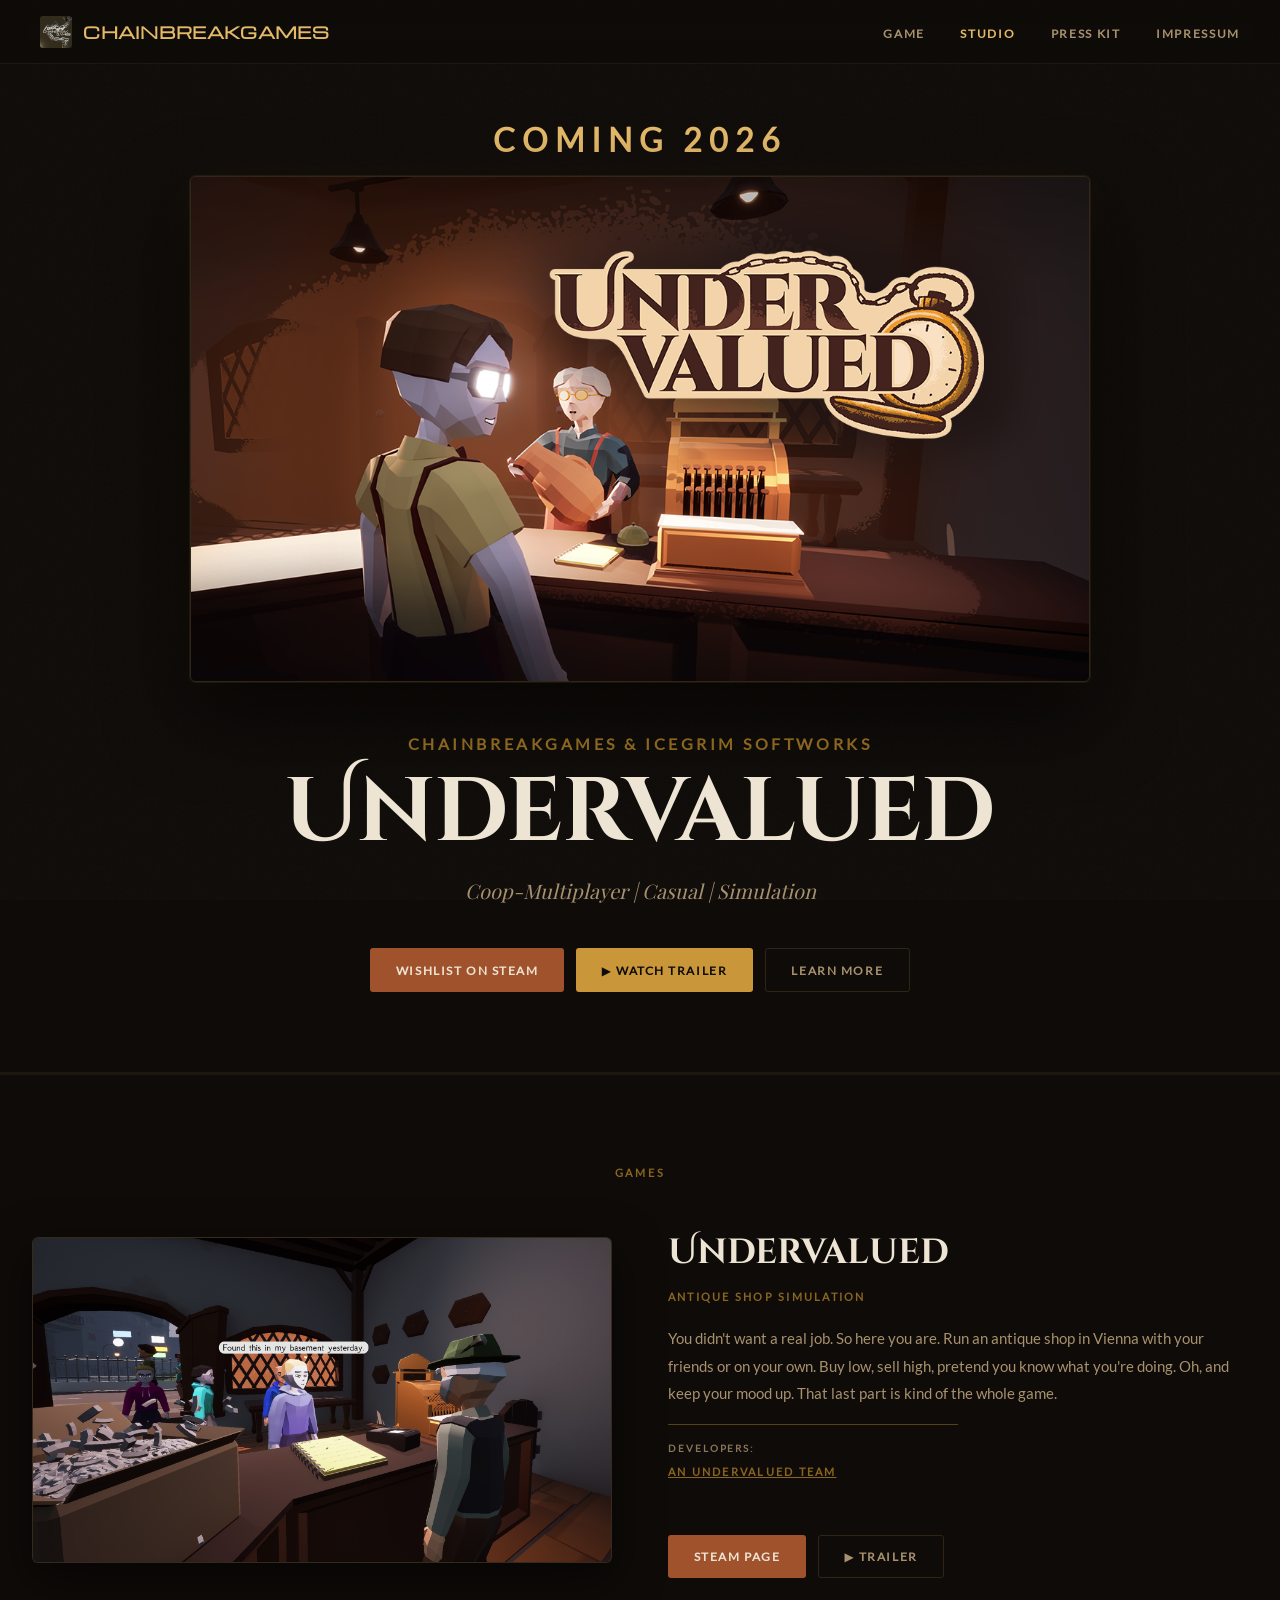
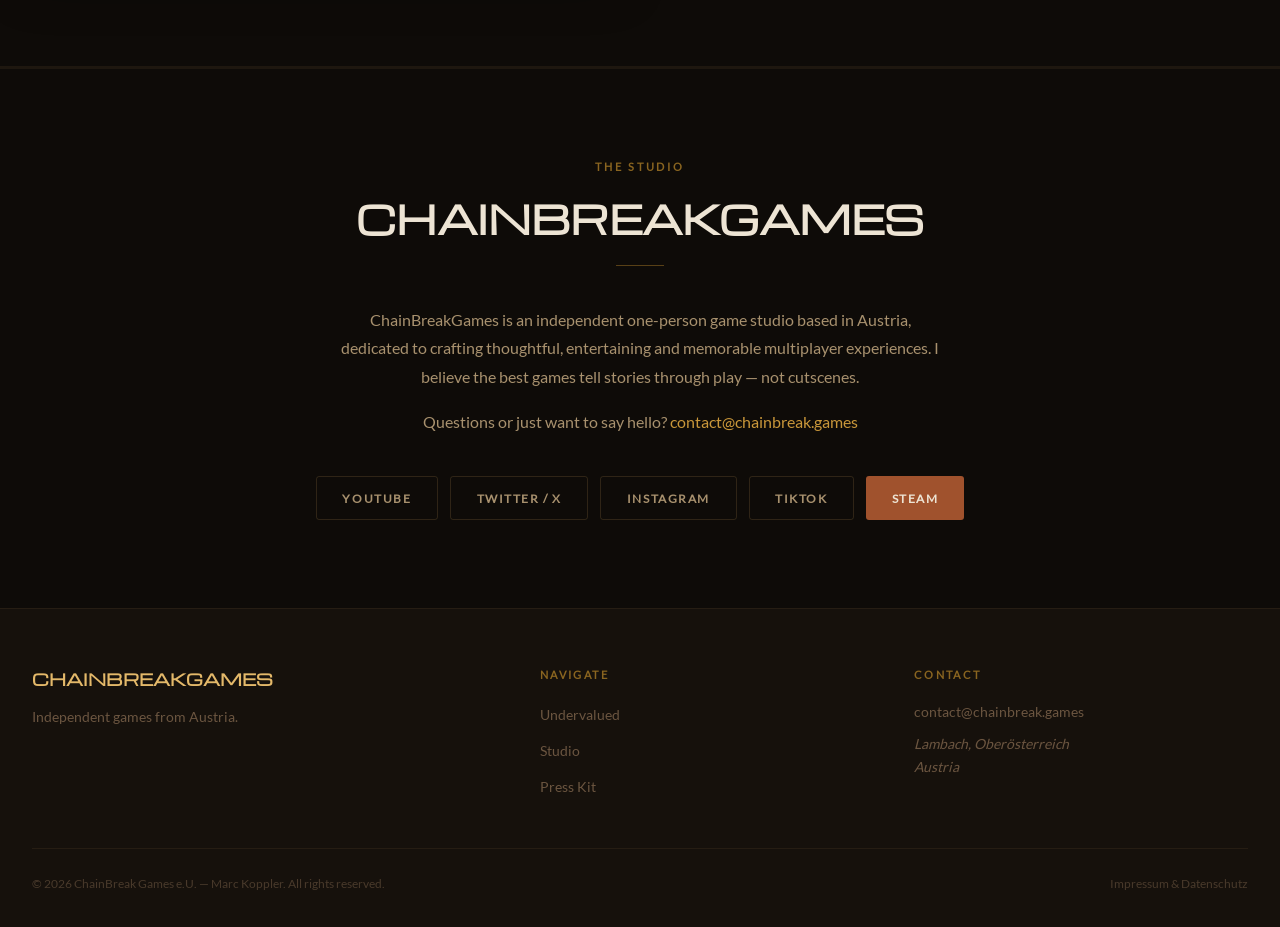
<file: index.html>
<!DOCTYPE html>
<html lang="en">
<head>
  <meta charset="UTF-8" />
  <meta name="viewport" content="width=device-width, initial-scale=1.0" />
  <title>ChainBreakGames — Indie Game Studio | Undervalued</title>
  <meta name="description" content="ChainBreak Games e.U. is an independent game studio from Austria making Undervalued — an antique shop co-op simulation for PC." />
  <meta name="author" content="Marc Koppler — ChainBreak Games e.U." />

  <!-- Canonical -->
  <link rel="canonical" href="https://chainbreak.games/index.html" />

  <!-- Open Graph -->
  <meta property="og:title"       content="ChainBreakGames — Indie Game Studio" />
  <meta property="og:description" content="Independent game studio from Austria. Making Undervalued — an antique shop co-op simulation." />
  <meta property="og:image"       content="https://chainbreak.games/assets/Games/Undervalued/undervalued_game_banner.png" />
  <meta property="og:image:width"  content="1920" />
  <meta property="og:image:height" content="1080" />
  <meta property="og:type"        content="website" />
  <meta property="og:url"         content="https://chainbreak.games/index.html" />
  <meta property="og:site_name"   content="ChainBreakGames" />
  <meta property="og:locale"      content="en_US" />

  <!-- Twitter / X -->
  <meta name="twitter:card"        content="summary_large_image" />
  <meta name="twitter:site"        content="@ChainBreakAT" />
  <meta name="twitter:title"       content="ChainBreakGames — Indie Game Studio" />
  <meta name="twitter:description" content="Independent game studio from Austria. Making Undervalued — an antique shop co-op simulation." />
  <meta name="twitter:image"       content="https://chainbreak.games/assets/Games/Undervalued/undervalued_game_banner.png" />

  <!-- Structured data -->
  <script type="application/ld+json">
  {
    "@context": "https://schema.org",
    "@type": "VideoGame",
    "name": "Undervalued",
    "description": "An antique shop management co-op game for 1–4 players about knowing what things are worth — and convincing someone else to agree.",
    "genre": ["Casual", "Indie", "Simulation"],
    "gamePlatform": "PC",
    "operatingSystem": "Windows",
    "applicationCategory": "Game",
    "numberOfPlayers": { "@type": "QuantitativeValue", "minValue": 1, "maxValue": 4 },
    "url": "https://store.steampowered.com/app/4747920/Undervalued",
    "image": "https://chainbreak.games/assets/Games/Undervalued/undervalued_game_banner.png",
    "publisher": {
      "@type": "Organization",
      "name": "ChainBreak Games e.U.",
      "url": "https://chainbreak.games",
      "logo": "https://chainbreak.games/assets/ChainBreakGames/cbg-logo.jpg",
      "contactPoint": { "@type": "ContactPoint", "email": "contact@chainbreak.games" },
      "address": { "@type": "PostalAddress", "addressLocality": "Lambach", "addressCountry": "AT" }
    }
  }
  </script>

  <!-- Icons -->
  <link rel="icon"             type="image/png" sizes="32x32" href="assets/ChainBreakGames/cbg-logo-simple.jpg" />
  <link rel="apple-touch-icon"                               href="assets/ChainBreakGames/cbg-logo-simple.jpg" />

  <link rel="stylesheet" href="css/style.css" />
</head>

<body>

<!-- ══════════════════════════════════
     NAV
══════════════════════════════════ -->
<nav class="nav" aria-label="Main navigation">
  <a href="index.html" class="nav__logo" aria-label="ChainBreakGames — home">
    <img src="assets/ChainBreakGames/cbg-logo.jpg" alt="" class="nav__logo-img"
         onerror="this.outerHTML='<div class=\'nav__logo-img nav__logo-img--fallback\'>CBG</div>'" />
    <span class="nav__logo-text company-name">CHAINBREAKGAMES</span>
  </a>
  <ul class="nav__links" role="list">
    <li><a href="#game">Game</a></li>
    <li><a href="#about">Studio</a></li>
    <li><a href="presskit.html">Press Kit</a></li>
    <li><a href="impressum.html">Impressum</a></li>
  </ul>

  <button class="nav__hamburger" aria-label="Toggle menu" aria-expanded="false">
    <span></span><span></span><span></span>
  </button>
</nav>


<!-- ══════════════════════════════════
     HERO
══════════════════════════════════ -->
<main>
  <section class="hero" aria-label="Hero — Undervalued">
    <h1 class="hero__announcement fade-up">Coming 2026</h1>

    <div class="hero__banner fade-up delay-1">
      <img src="assets/Games/Undervalued/undervalued_game_banner.png" alt="Undervalued — antique shop game"
           onerror="this.parentNode.innerHTML='<div class=\'hero__banner-placeholder\'><span>Game Banner</span><span style=\'font-size:0.7rem;opacity:0.4;letter-spacing:0.12em;\'>assets/banner-16x9.png</span></div>'" />
    </div>

    <p class="hero__eyebrow fade-up delay-2">CHAINBREAKGAMES &amp; Icegrim Softworks</p>
    <h1 class="hero__title fade-up delay-3 game-name">Undervalued</h1>
    <p class="hero__tagline fade-up delay-4">
      Coop-Multiplayer | Casual | Simulation
    </p>

    <div class="hero__ctas fade-up delay-5">
      <a href="https://store.steampowered.com/app/4747920/Undervalued" class="btn btn--steam">
        Wishlist on Steam
      </a>
      <a href="https://www.youtube.com/watch?v=PD2pXLLwD0I" class="btn btn--primary" target="_blank" rel="noopener noreferrer">
        ▶ Watch Trailer
      </a>
      <a href="#game" class="btn btn--ghost">
        Learn More
      </a>
    </div>

  </section>

  <hr class="section__rule" />

  <!-- ══════════════════════════════════
       GAME
  ══════════════════════════════════ -->
  <section class="section" id="game" aria-label="Undervalued — game details">
    <p class="section__label">Games</p>

    <div class="game__layout">
      <div class="game__image-wrap">
        <div class="game__screenshots"
            data-screenshots='["assets/Games/Undervalued/screenshot-1.jpg","assets/Games/Undervalued/screenshot-2.jpg","assets/Games/Undervalued/screenshot-3.jpg","assets/Games/Undervalued/screenshot-4.jpg","assets/Games/Undervalued/screenshot-5.jpg","assets/Games/Undervalued/screenshot-6.jpg"]'>
          <button class="game__screenshot-arrow game__screenshot-arrow--left" aria-label="Previous screenshot">&#8249;</button>
          <button class="game__screenshot-arrow game__screenshot-arrow--right" aria-label="Next screenshot">&#8250;</button>
        </div>
      </div>

      <div>
        <h3 class="game__title game-name">Undervalued</h3>
        <p class="game__genre">Antique Shop Simulation</p>
        <p class="game__desc">
          You didn't want a real job.
          So here you are. Run an antique shop in Vienna with your friends or on your own.
          Buy low, sell high, pretend you know what you're doing.
          Oh, and keep your mood up. That last part is kind of the whole game.
        </p>
        <div class="divider-small"></div>
        <div class="game__team-wrapper">
          <p class="game__dev">Developers:</p>
          <div class="game__team">An Undervalued Team</div>

          <div class="game__team-members">
              Philipp Kollau<br>
              Marc Koppler<br>
              Tobias Mayer<br>
              Kai Mezger
          </div>
      </div>
        <div class="game__ctas">
          <a href="https://store.steampowered.com/app/4747920/Undervalued" class="btn btn--steam">
            Steam Page
          </a>
          <a href="https://www.youtube.com/watch?v=PD2pXLLwD0I" class="btn btn--ghost" target="_blank" rel="noopener noreferrer">
            ▶ Trailer
          </a>
        </div>
      </div>
    </div>
  </section>

  <hr class="section__rule" />

  <!-- ══════════════════════════════════
       ABOUT
  ══════════════════════════════════ -->
  <section class="section" id="about" aria-label="About CHAINBREAKGAMES">
    <p class="section__label">The Studio</p>
    <h2 class="section__title company-name">CHAINBREAKGAMES</h2>
    <div class="divider"></div>

    <p class="about__body">
      ChainBreakGames is an independent one-person game studio based in Austria,
      dedicated to crafting thoughtful, entertaining and memorable multiplayer experiences. I believe
      the best games tell stories through play — not cutscenes.
    </p>
    <p class="about__body">
      Questions or just want to say hello?
      <a href="mailto:contact@chainbreak.games" class="about__contact-link">contact@chainbreak.games</a>
    </p>

    <div class="about__socials">
      <a href="https://www.youtube.com/@ChainBreakGames" class="btn btn--ghost">
        Youtube
      </a>
      <a href="https://x.com/ChainBreakAT" class="btn btn--ghost">
        Twitter / X
      </a>
      <a href="https://www.instagram.com/chainbreakgames" class="btn btn--ghost">
        Instagram
      </a>
      <a href="https://www.tiktok.com/@chainbreakgames" class="btn btn--ghost">
        TikTok
      </a>
      <a href="https://store.steampowered.com/search/?publisher=ChainBreakGames" class="btn btn--steam">
        STEAM
      </a>
    </div>
  </section>

</main>


<!-- ══════════════════════════════════
     FOOTER
══════════════════════════════════ -->
<footer class="footer">
  <div class="footer__inner">

    <div class="footer__col">
      <div class="footer__logo">
        <span class="footer__logo-text company-name">CHAINBREAKGAMES</span>
      </div>
      <p class="footer__tagline">Independent games from Austria.</p>
    </div>

    <div class="footer__col">
      <h4>Navigate</h4>
      <ul>
        <li><a href="#game">Undervalued</a></li>
        <li><a href="#about">Studio</a></li>
        <li><a href="presskit.html">Press Kit</a></li>
      </ul>
    </div>

    <div class="footer__col">
      <h4>Contact</h4>
      <p>
        <a href="mailto:contact@chainbreak.games">contact@chainbreak.games</a>
      </p>
      <p style="margin-top:0.5rem; font-style:italic;">
        Lambach, Oberösterreich<br />Austria
      </p>
    </div>

  </div>

  <div class="footer__bottom">
    <p>© <span id="copyright-year"></span> ChainBreak Games e.U. — Marc Koppler. All rights reserved.</p>
    <a href="impressum.html">Impressum &amp; Datenschutz</a>
  </div>
</footer>

<script src="js/main.js"></script>
</body>
</html>
</file>
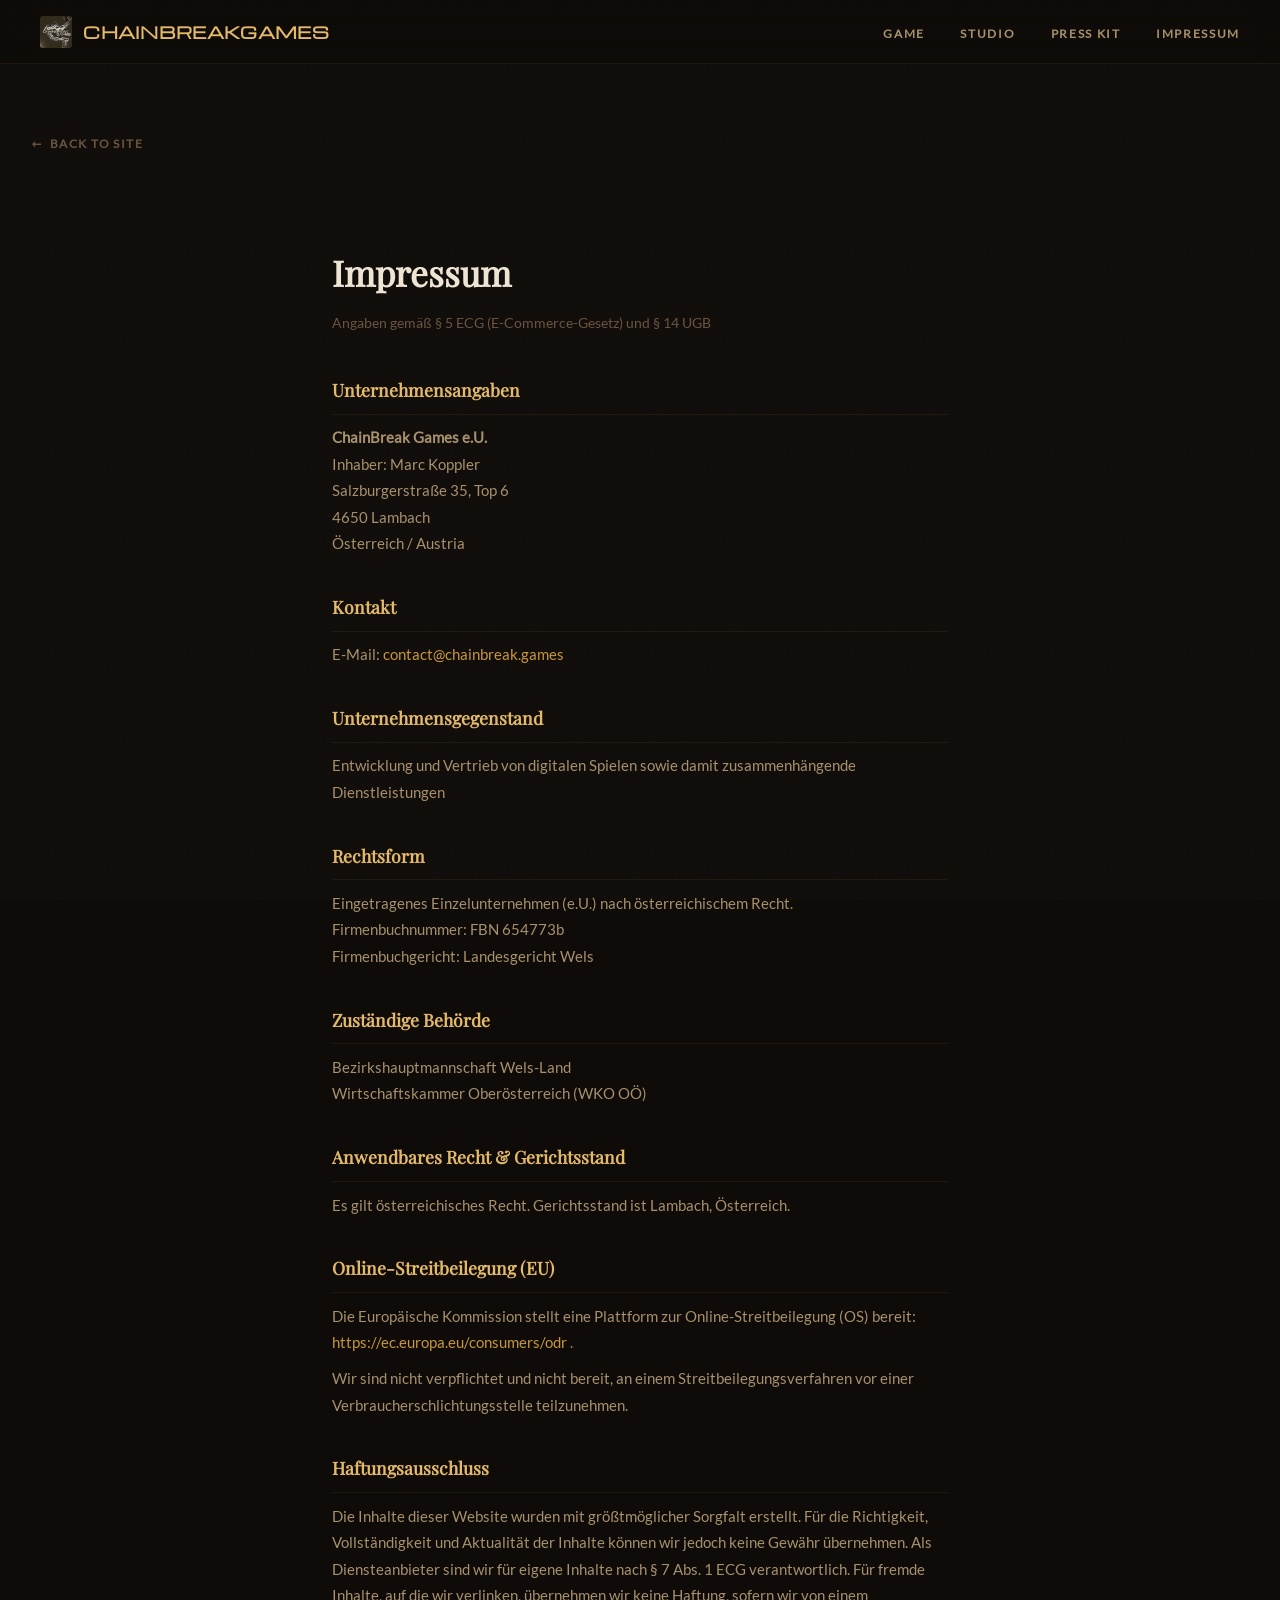
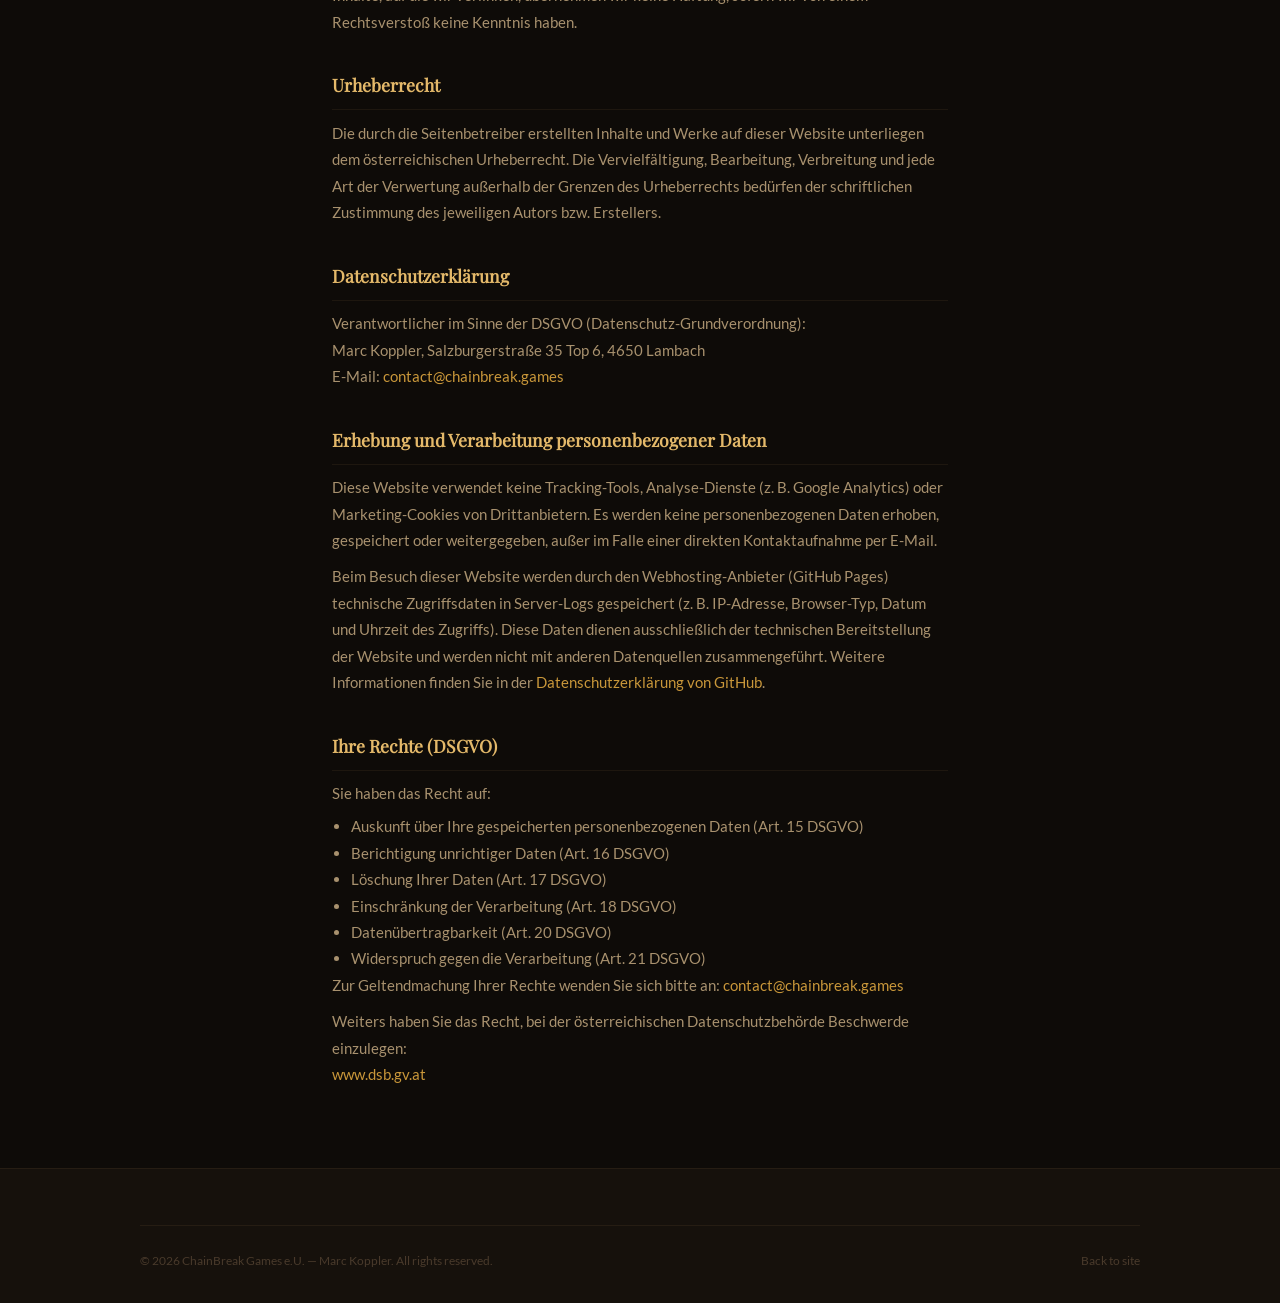
<file: impressum.html>
<!DOCTYPE html>
<html lang="de">
<head>
  <meta charset="UTF-8" />
  <meta name="viewport" content="width=device-width, initial-scale=1.0" />
  <title>Impressum — ChainBreakGames</title>
  <meta name="description" content="Impressum und Datenschutzerklärung von ChainBreak Games e.U." />
  <meta name="robots" content="noindex, follow" />

  <!-- Icons -->
  <link rel="icon"             type="image/png" sizes="32x32" href="assets/ChainBreakGames/cbg-logo-simple.jpg" />
  <link rel="apple-touch-icon"                               href="assets/ChainBreakGames/cbg-logo-simple.jpg" />
  
  <link rel="stylesheet" href="css/style.css" />
</head>

<body>

<!-- ══════════════════════════════════
     NAV
══════════════════════════════════ -->
<nav class="nav" aria-label="Main navigation">
  <a href="index.html" class="nav__logo" aria-label="ChainBreakGames — home">
    <img src="assets/ChainBreakGames/cbg-logo.jpg" alt="" class="nav__logo-img"
         onerror="this.outerHTML='<div class=\'nav__logo-img nav__logo-img--fallback\'>CBG</div>'" />
    <span class="nav__logo-text company-name">CHAINBREAKGAMES</span>
  </a>
  <ul class="nav__links" role="list">
    <li><a href="index.html#game">Game</a></li>
    <li><a href="index.html#about">Studio</a></li>
    <li><a href="presskit.html">Press Kit</a></li>
    <li><a href="impressum.html">Impressum</a></li>
  </ul>

  <button class="nav__hamburger" aria-label="Toggle menu" aria-expanded="false">
    <span></span><span></span><span></span>
  </button>
</nav>


<!-- ══════════════════════════════════
     CONTENT
══════════════════════════════════ -->
<main>
  <div class="page-header">
    <a href="index.html" class="back-link">Back to site</a>
  </div>

  <article class="impressum-content" aria-label="Impressum und Datenschutz">

    <h1>Impressum</h1>
    <p class="subtitle">Angaben gemäß § 5 ECG (E-Commerce-Gesetz) und § 14 UGB</p>


    <!-- ── UNTERNEHMENSANGABEN ── -->
    <h2>Unternehmensangaben</h2>
    <p>
      <strong>ChainBreak Games e.U.</strong><br />
      Inhaber: Marc Koppler<br />
      Salzburgerstraße 35, Top 6<br />
      4650 Lambach<br />
      Österreich / Austria
    </p>

    <!-- ── KONTAKT ── -->
    <h2>Kontakt</h2>
    <p>
      E-Mail: <a href="mailto:contact@chainbreak.games">contact@chainbreak.games</a>
    </p>

    <!-- ── UNTERNEHMENSGEGENSTAND ── -->
    <h2>Unternehmensgegenstand</h2>
    <p>
      Entwicklung und Vertrieb von digitalen Spielen sowie damit zusammenhängende Dienstleistungen
    </p>

    <!-- ── RECHTSFORM ── -->
    <h2>Rechtsform</h2>
    <p>
      Eingetragenes Einzelunternehmen (e.U.) nach österreichischem Recht.<br />
      Firmenbuchnummer: FBN 654773b<br />
      Firmenbuchgericht: Landesgericht Wels
    </p>

    <!-- ── BEHÖRDE ── -->
    <h2>Zuständige Behörde</h2>
    <p>
      Bezirkshauptmannschaft Wels-Land<br />
      Wirtschaftskammer Oberösterreich (WKO OÖ)
    </p>

    <!-- ── RECHT & GERICHTSSTAND ── -->
    <h2>Anwendbares Recht &amp; Gerichtsstand</h2>
    <p>
      Es gilt österreichisches Recht. Gerichtsstand ist Lambach, Österreich.
    </p>

    <!-- ── EU ODR ── -->
    <h2>Online-Streitbeilegung (EU)</h2>
    <p>
      Die Europäische Kommission stellt eine Plattform zur Online-Streitbeilegung (OS) bereit:
      <a href="https://ec.europa.eu/consumers/odr" target="_blank" rel="noopener noreferrer">
        https://ec.europa.eu/consumers/odr
      </a>.
    </p>
    <p>
      Wir sind nicht verpflichtet und nicht bereit, an einem Streitbeilegungsverfahren
      vor einer Verbraucherschlichtungsstelle teilzunehmen.
    </p>

    <!-- ── HAFTUNG ── -->
    <h2>Haftungsausschluss</h2>
    <p>
      Die Inhalte dieser Website wurden mit größtmöglicher Sorgfalt erstellt.
      Für die Richtigkeit, Vollständigkeit und Aktualität der Inhalte können wir
      jedoch keine Gewähr übernehmen. Als Diensteanbieter sind wir für eigene
      Inhalte nach § 7 Abs. 1 ECG verantwortlich. Für fremde Inhalte, auf die wir
      verlinken, übernehmen wir keine Haftung, sofern wir von einem Rechtsverstoß
      keine Kenntnis haben.
    </p>

    <!-- ── URHEBERRECHT ── -->
    <h2>Urheberrecht</h2>
    <p>
      Die durch die Seitenbetreiber erstellten Inhalte und Werke auf dieser Website
      unterliegen dem österreichischen Urheberrecht. Die Vervielfältigung, Bearbeitung,
      Verbreitung und jede Art der Verwertung außerhalb der Grenzen des Urheberrechts
      bedürfen der schriftlichen Zustimmung des jeweiligen Autors bzw. Erstellers.
    </p>

    <!-- ── DATENSCHUTZ ── -->
    <h2>Datenschutzerklärung</h2>
    <p>
      Verantwortlicher im Sinne der DSGVO (Datenschutz-Grundverordnung):<br />
      Marc Koppler, Salzburgerstraße 35 Top 6, 4650 Lambach<br />
      E-Mail: <a href="mailto:contact@chainbreak.games">contact@chainbreak.games</a>
    </p>

    <h2>Erhebung und Verarbeitung personenbezogener Daten</h2>
    <p>
      Diese Website verwendet keine Tracking-Tools, Analyse-Dienste (z. B. Google Analytics)
      oder Marketing-Cookies von Drittanbietern. Es werden keine personenbezogenen Daten
      erhoben, gespeichert oder weitergegeben, außer im Falle einer direkten
      Kontaktaufnahme per E-Mail.
    </p>
    <p>
      Beim Besuch dieser Website werden durch den Webhosting-Anbieter (GitHub Pages)
      technische Zugriffsdaten in Server-Logs gespeichert (z. B. IP-Adresse,
      Browser-Typ, Datum und Uhrzeit des Zugriffs). Diese Daten dienen ausschließlich
      der technischen Bereitstellung der Website und werden nicht mit anderen
      Datenquellen zusammengeführt. Weitere Informationen finden Sie in der
      <a href="https://docs.github.com/en/site-policy/privacy-policies/github-general-privacy-statement"
         target="_blank" rel="noopener noreferrer">Datenschutzerklärung von GitHub</a>.
    </p>

    <h2>Ihre Rechte (DSGVO)</h2>
    <p>Sie haben das Recht auf:</p>
    <ul>
      <li>Auskunft über Ihre gespeicherten personenbezogenen Daten (Art. 15 DSGVO)</li>
      <li>Berichtigung unrichtiger Daten (Art. 16 DSGVO)</li>
      <li>Löschung Ihrer Daten (Art. 17 DSGVO)</li>
      <li>Einschränkung der Verarbeitung (Art. 18 DSGVO)</li>
      <li>Datenübertragbarkeit (Art. 20 DSGVO)</li>
      <li>Widerspruch gegen die Verarbeitung (Art. 21 DSGVO)</li>
    </ul>
    <p>
      Zur Geltendmachung Ihrer Rechte wenden Sie sich bitte an:
      <a href="mailto:contact@chainbreak.games">contact@chainbreak.games</a>
    </p>
    <p>
      Weiters haben Sie das Recht, bei der österreichischen Datenschutzbehörde Beschwerde
      einzulegen:<br />
      <a href="https://www.dsb.gv.at" target="_blank" rel="noopener noreferrer">www.dsb.gv.at</a>
    </p>

  </article>
</main>


<!-- ══════════════════════════════════
     FOOTER
══════════════════════════════════ -->
<footer class="footer">
  <div class="footer__bottom" style="max-width:1000px; margin:0 auto;">
    <p>© <span id="copyright-year"></span> ChainBreak Games e.U. — Marc Koppler. All rights reserved.</p>
    <a href="index.html">Back to site</a>
  </div>
</footer>

<script src="js/main.js"></script>
</body>
</html>
</file>
<file: css/style.css>
@font-face {
    font-family: "CBG-Font";
    src: url("../assets/Fonts/Michroma-Regular.ttf") format("truetype");
}

@font-face {
    font-family: "Undervalued-Font";
    src: url("../assets/Fonts/CinzelDecorative-Bold.ttf") format("truetype");
}

@font-face {
    font-family: "Display-Font";
    src: url("../assets/Fonts/PlayfairDisplay-Regular.ttf") format("truetype");
}

@font-face {
    font-family: "Body-Font";
    src: url("../assets/Fonts/Lato-Regular.ttf") format("truetype");
}

.company-name {
    font-family: "CBG-Font", sans-serif !important;
}

.game-name {
    font-family: "Undervalued-Font", sans-serif !important;
}

a.disabled {
    pointer-events: none;
    opacity: 0.4;
    cursor: not-allowed;
    filter: grayscale(100%);
}

/* Firefox */
* {
  scrollbar-width: thin;
  scrollbar-color: rgba(120, 120, 120, 0.35) transparent;
}

/* Chrome, Edge, Safari */
*::-webkit-scrollbar {
  width: 8px;
  height: 8px;
}

*::-webkit-scrollbar-track {
  background: transparent;
}

*::-webkit-scrollbar-thumb {
  background-color: rgba(120, 120, 120, 0.35);
  border-radius: 10px;
  border: 2px solid transparent; /* makes it look thinner/softer */
  background-clip: padding-box;
}

*::-webkit-scrollbar-thumb:hover {
  background-color: rgba(120, 120, 120, 0.5);
}


/* ── TOKENS ────────────────────────────────────────── */
:root {
  --font-display: 'Display-Font', Georgia, serif;
  --font-body:    'Body-Font', system-ui, sans-serif;

  /* Dark antique palette */
  --bg-base:       #0E0B08;
  --bg-surface:    #16110C;
  --bg-raised:     #1E1710;
  --bg-hover:      #261E14;

  --border-subtle: rgba(180, 140, 80, 0.10);
  --border-mid:    rgba(180, 140, 80, 0.20);
  --border-strong: rgba(180, 140, 80, 0.35);

  --gold:          #C9973A;
  --gold-light:    #E4B96A;
  --gold-dim:      #8A6520;

  --text-primary:  #EDE4D4;
  --text-secondary:#A8916E;
  --text-muted:    #6B5540;

  --accent:        #A0522D;
  --accent-hover:  #C46A2E;

  /* Layout */
  --max-w:         1500px;
  --radius-sm:     3px;
  --radius-md:     6px;
  --radius-lg:     10px;

  /* Transitions */
  --t-fast:        0.18s ease;
  --t-mid:         0.3s ease;
}


/* ── RESET & BASE ───────────────────────────────────── */
*, *::before, *::after { box-sizing: border-box; margin: 0; padding: 0; }

html { scroll-behavior: smooth; }

body {
  font-family: var(--font-body);
  background-color: var(--bg-base);
  color: var(--text-primary);
  font-size: 16px;
  line-height: 1.75;
  overflow-x: hidden;
  -webkit-font-smoothing: antialiased;
}

img { display: block; max-width: 100%; }
a { color: inherit; }


/* ── GRAIN OVERLAY ─────────────────────────────────── */
body::before {
  content: '';
  position: fixed;
  inset: 0;
  background-image: url("data:image/svg+xml,%3Csvg xmlns='http://www.w3.org/2000/svg' width='200' height='200'%3E%3Cfilter id='n'%3E%3CfeTurbulence type='fractalNoise' baseFrequency='0.9' numOctaves='4' stitchTiles='stitch'/%3E%3C/filter%3E%3Crect width='200' height='200' filter='url(%23n)' opacity='0.035'/%3E%3C/svg%3E");
  pointer-events: none;
  z-index: 0;
}

/* ensure all sections sit above grain */
nav, main, footer, section, .page-header { position: relative; z-index: 1; }


/* ── NAV ────────────────────────────────────────────── */
.nav {
  position: fixed;
  top: 0; left: 0; right: 0;
  z-index: 100;
  display: flex;
  align-items: center;
  justify-content: space-between;
  padding: 0 2.5rem;
  height: 64px;
  background: rgba(14, 11, 8, 0.82);
  backdrop-filter: blur(14px);
  -webkit-backdrop-filter: blur(14px);
  border-bottom: 1px solid var(--border-subtle);
}

.nav__logo {
  display: flex;
  align-items: center;
  gap: 0.7rem;
  text-decoration: none;
}

.nav__logo-img {
  width: 32px; height: 32px;
  object-fit: contain;
  border-radius: var(--radius-sm);
  opacity: 0.9;
}

.nav__logo-img--fallback {
  width: 32px; height: 32px;
  border-radius: var(--radius-sm);
  background: var(--bg-raised);
  border: 1px solid var(--border-mid);
  display: flex; align-items: center; justify-content: center;
  font-size: 0.7rem;
  color: var(--text-muted);
}

.nav__logo-text {
  font-family: var(--font-display);
  font-size: 1rem;
  font-weight: 600;
  color: var(--gold-light);
  letter-spacing: 0.02em;
}

.nav__links {
  display: flex;
  gap: 2.2rem;
  list-style: none;
}

.nav__links a {
  font-size: 0.75rem;
  font-weight: 700;
  letter-spacing: 0.14em;
  text-transform: uppercase;
  color: var(--text-secondary);
  text-decoration: none;
  transition: color var(--t-fast);
}

.nav__links a:hover,
.nav__links a.active { color: var(--gold-light); }

.nav__hamburger {
  display: none;
  flex-direction: column;
  gap: 5px;
  background: none;
  border: none;
  cursor: pointer;
  padding: 4px;
}

.nav__hamburger span {
  display: block;
  width: 22px; height: 1.5px;
  background: var(--text-secondary);
  transition: var(--t-fast);
}


/* ── BUTTONS ────────────────────────────────────────── */
.btn {
  display: inline-flex;
  align-items: center;
  gap: 0.45rem;
  padding: 0.65rem 1.6rem;
  border-radius: var(--radius-sm);
  font-family: var(--font-body);
  font-size: 0.75rem;
  font-weight: 700;
  letter-spacing: 0.13em;
  text-transform: uppercase;
  text-decoration: none;
  cursor: pointer;
  border: none;
  transition: background var(--t-fast), color var(--t-fast), transform var(--t-fast), border-color var(--t-fast);
}

.btn:active { transform: scale(0.97); }

.btn--primary {
  background: var(--gold);
  color: var(--bg-base);
}
.btn--primary:hover { background: var(--gold-light); }

.btn--ghost {
  background: transparent;
  color: var(--text-secondary);
  border: 1px solid var(--border-mid);
}
.btn--ghost:hover {
  color: var(--gold-light);
  border-color: var(--border-strong);
  background: var(--bg-hover);
}

.btn--steam {
  background: var(--accent);
  color: var(--text-primary);
}
.btn--steam:hover { background: var(--accent-hover); }

.btn__icon {
  width: 14px; height: 14px;
  fill: currentColor;
  flex-shrink: 0;
}

.btn__icon__extended {
  filter: brightness(0) invert(1);
  width: auto;
  height: 50px;
}


/* ── HERO ───────────────────────────────────────────── */

.hero__announcement {
  font-size: 2rem;
  font-weight: 700;
  letter-spacing: 0.22em;
  text-transform: uppercase;
  color: var(--gold-light);
  margin-bottom: 0.5rem;
}

.hero {
  min-height: 100vh;
  display: flex;
  flex-direction: column;
  align-items: center;
  justify-content: center;
  text-align: center;
  padding: 7rem 2rem 5rem;
  gap: 0;
}

.hero__banner {
  width: 100%;
  max-width: 900px;
  aspect-ratio: 16 / 9;
  border-radius: var(--radius-md);
  overflow: hidden;
  margin-bottom: 3rem;
  border: 1px solid var(--border-mid);
  box-shadow:
    0 0 0 1px var(--border-subtle),
    0 32px 80px rgba(0, 0, 0, 0.7),
    0 0 60px rgba(180, 120, 40, 0.07);
}

.hero__banner img {
  width: 100%; height: 100%;
  object-fit: cover;
}

.hero__banner-placeholder {
  width: 100%; height: 100%;
  background: var(--bg-surface);
  display: flex;
  flex-direction: column;
  align-items: center;
  justify-content: center;
  gap: 0.5rem;
  border: 2px dashed var(--border-mid);
  border-radius: var(--radius-md);
}

.hero__banner-placeholder span {
  font-size: 0.75rem;
  letter-spacing: 0.18em;
  text-transform: uppercase;
  color: var(--text-muted);
}

.hero__eyebrow {
  font-size: 1rem;
  font-weight: 700;
  letter-spacing: 0.22em;
  text-transform: uppercase;
  color: var(--gold-dim);
  margin-bottom: 0.5rem;
}

.hero__title {
  font-family: var(--font-display);
  font-size: clamp(3rem, 7vw, 6rem);
  font-weight: 600;
  color: var(--text-primary);
  line-height: 1.05;
  letter-spacing: -0.01em;
  margin-bottom: 0.8rem;
}

.hero__tagline {
  font-family: var(--font-display);
  font-style: italic;
  font-size: clamp(1rem, 2vw, 1.25rem);
  color: var(--text-secondary);
  max-width: 480px;
  margin: 0 auto 2.5rem;
}

.hero__ctas {
  display: flex;
  gap: 0.75rem;
  flex-wrap: wrap;
  justify-content: center;
}


/* ── SECTION SHARED ─────────────────────────────────── */
.section {
  padding: 5.5rem 2rem;
  max-width: var(--max-w);
  margin: 0 auto;
}

.section__label {
  font-size: 0.68rem;
  font-weight: 700;
  letter-spacing: 0.25em;
  text-transform: uppercase;
  color: var(--gold-dim);
  text-align: center;
  margin-bottom: 0.5rem;
}

.section__title {
  font-family: var(--font-display);
  font-size: clamp(1.4rem, 3vw, 2.4rem);
  font-weight: 600;
  color: var(--text-primary);
  text-align: center;
  margin-bottom: 0.8rem;
}

.section__rule {
  border: none;
  border-top: 3px solid var(--border-subtle);
  max-width: var(--max-w);
  margin: 0 auto;
}

.divider {
  width: 48px;
  height: 1px;
  background: var(--gold-dim);
  margin: 0 auto 2.5rem;
  opacity: 0.6;
}

.divider-small {
  width: 50%;
  height: 1px;
  background: var(--gold-dim);
  margin: 0 0 1rem;
  opacity: 0.6;
}


/* ── GAME SECTION ───────────────────────────────────── */
.game__screenshots {
  position: relative;
  overflow: hidden;
  cursor: default;
  width: 100%;
  transition: transform 0.2s ease;
}

.game__screenshot-slide {
  display: flex;
  width: 100%;
  transition: transform 0.35s ease;
}

.game__screenshot-slide img {
  min-width: 100%;
  width: 100%;
  object-fit: cover;
  flex-shrink: 0;
  display: block;
}

.game__screenshot-arrow {
  display: flex;
  padding: 0 0 0.25rem 0;
  position: absolute;
  top: 50%;
  transform: translateY(-50%);
  opacity: 0;
  pointer-events: none;
  transition: opacity 0.2s ease;
  background: rgba(0, 0, 0, 0.55);
  color: #fff;
  border: none;
  width: 36px;
  height: 36px;
  border-radius: 50%;
  font-size: 26px;
  line-height: 1;
  cursor: pointer;
  display: flex;
  align-items: center;
  justify-content: center;
  z-index: 10;
}

.game__screenshot-arrow--left  { left: 10px; }
.game__screenshot-arrow--right { right: 10px; }

.game__screenshots:hover .game__screenshot-arrow:not(.hidden) {
  opacity: 1;
  pointer-events: auto;
}

.game__screenshots:hover {
  transform: scale(1.03);
}

.game__screenshot-arrow.hidden {
  display: none;
}

.game__layout {
  display: grid;
  grid-template-columns: 1fr 1fr;
  gap: 3.5rem;
  align-items: center;
  margin-top: 2.5rem;
}

.game__image-wrap {
  aspect-ratio: 16 / 9;
  border-radius: var(--radius-md);
  overflow: hidden;
  border: 1px solid var(--border-mid);
  box-shadow: 0 16px 48px rgba(0,0,0,0.5);
  background: var(--bg-surface);
}

.game__image-wrap img {
  width: 100%; height: 100%;
  object-fit: cover;
  transition: transform 0.5s ease;
}

.game__image-placeholder {
  width: 100%; height: 100%;
  display: flex;
  flex-direction: column;
  align-items: center;
  justify-content: center;
  gap: 0.5rem;
  border: 2px dashed var(--border-subtle);
}

.game__image-placeholder span {
  font-size: 0.72rem;
  letter-spacing: 0.15em;
  text-transform: uppercase;
  color: var(--text-muted);
}

.game__team-wrapper {
  position: relative;
  display: inline-block;
}

.game__dev {
  position: relative;
  font-size: 0.6rem;
  font-weight: 700;
  letter-spacing: 0.2em;
  text-transform: uppercase;
  color: var(--text-secondary);
  line-height: 1.6;
  margin-bottom: 0rem;
  opacity: 0.8;
}

.game__team {
  cursor: pointer;
  position: relative;
  display: inline-block;
  font-size: 0.7rem;
  font-weight: 700;
  letter-spacing: 0.2em;
  text-transform: uppercase;
  text-decoration: underline;
  color: var(--gold-dim);
  margin-bottom: 1.2rem;
}

.game__team-members {
    margin-top: 0rem;
    margin-bottom: 0rem;

    padding: 12px 16px;
    border-radius: 8px;

    text-align: center;

    background: rgba(15, 15, 15, 0.5);
    border: 1px solid rgba(194, 140, 77, 0.3);
    color: var(--gold-dim);

    transition:
        max-height 0.25s ease,
        opacity 0.25s ease,
        margin 0.25s ease;

    max-height: 0;
    overflow: hidden;
    opacity: 0;

    margin-top: 0;
    margin-bottom: 0;
}

.game__team-members.open {
    max-height: 200px;
    opacity: 0.9;

    margin-top: 0.75rem;
    margin-bottom: 1.5rem;
}

.game__title {
  font-family: var(--font-display);
  font-size: 2.2rem;
  font-weight: 600;
  color: var(--text-primary);
  margin-bottom: 0.2rem;
}

.game__genre {
  font-size: 0.7rem;
  font-weight: 700;
  letter-spacing: 0.2em;
  text-transform: uppercase;
  color: var(--gold-dim);
  margin-bottom: 1.2rem;
}

.game__credits {
  font-size: 0.5rem;
  font-weight: 700;
  letter-spacing: 0.2em;
  text-transform: uppercase;
  color: var(--gold-dim);
  margin-bottom: 1.2rem;
}

.game__desc {
  font-size: 0.95rem;
  color: var(--text-secondary);
  line-height: 1.8;
  margin-bottom: 1rem;
}

.game__ctas {
  display: flex;
  gap: 0.75rem;
  flex-wrap: wrap;
}


/* ── ABOUT SECTION ──────────────────────────────────── */
.about__body {
  max-width: 600px;
  margin: 1.5rem auto 0;
  text-align: center;
  font-size: 0.97rem;
  color: var(--text-secondary);
  line-height: 1.85;
}

.about__body + .about__body { margin-top: 1rem; }

.about__socials {
  display: flex;
  justify-content: center;
  gap: 0.75rem;
  flex-wrap: wrap;
  margin-top: 2.5rem;
}

.about__contact-link {
  color: var(--gold);
  text-decoration: none;
  transition: color var(--t-fast);
}
.about__contact-link:hover { color: var(--gold-light); }


/* ── FOOTER ─────────────────────────────────────────── */
.footer {
  background: var(--bg-surface);
  border-top: 1px solid var(--border-subtle);
  padding: 3.5rem 2rem 2rem;
}

.footer__inner {
  max-width: var(--max-w);
  margin: 0 auto;
  display: grid;
  grid-template-columns: 1.4fr 1fr 1fr;
  gap: 2.5rem;
  margin-bottom: 2.5rem;
}

.footer__logo {
  display: flex;
  align-items: center;
  gap: 0.7rem;
  margin-bottom: 0.75rem;
}

.footer__logo img {
  width: 32px; height: 32px;
  object-fit: contain;
  border-radius: var(--radius-sm);
  opacity: 0.85;
}

.footer__logo-text {
  font-family: var(--font-display);
  font-size: 1rem;
  font-weight: 600;
  color: var(--gold-light);
}

.footer__tagline {
  font-size: 0.85rem;
  color: var(--text-muted);
}

.footer__col h4 {
  font-size: 0.68rem;
  font-weight: 700;
  letter-spacing: 0.22em;
  text-transform: uppercase;
  color: var(--gold-dim);
  margin-bottom: 1rem;
}

.footer__col ul { list-style: none; }
.footer__col li { margin-bottom: 0.5rem; }

.footer__col a {
  font-size: 0.87rem;
  color: var(--text-muted);
  text-decoration: none;
  transition: color var(--t-fast);
}

.footer__col a:hover { color: var(--text-secondary); }

.footer__col p {
  font-size: 0.87rem;
  color: var(--text-muted);
  line-height: 1.7;
}

.footer__bottom {
  max-width: var(--max-w);
  margin: 0 auto;
  padding-top: 1.5rem;
  border-top: 1px solid var(--border-subtle);
  display: flex;
  justify-content: space-between;
  align-items: center;
  flex-wrap: wrap;
  gap: 0.75rem;
}

.footer__bottom p,
.footer__bottom a {
  font-size: 0.78rem;
  color: var(--text-muted);
  text-decoration: none;
  opacity: 0.6;
  transition: opacity var(--t-fast);
}
.footer__bottom a:hover { opacity: 1; }


/* ── IMPRESSUM PAGE ─────────────────────────────────── */
.page-header {
  padding: 8rem 2rem 3rem;
  max-width: var(--max-w);
  margin: 0 auto;
}

.back-link {
  display: inline-flex;
  align-items: center;
  gap: 0.4rem;
  font-size: 0.75rem;
  font-weight: 700;
  letter-spacing: 0.12em;
  text-transform: uppercase;
  color: var(--text-muted);
  text-decoration: none;
  margin-bottom: 2.5rem;
  transition: color var(--t-fast);
}
.back-link:hover { color: var(--gold); }
.back-link::before { content: '←'; }

.impressum-content {
  max-width: 680px;
  margin: 0 auto;
  padding: 0 2rem 5rem;
}

.impressum-content h1 {
  font-family: var(--font-display);
  font-size: 2.2rem;
  font-weight: 600;
  color: var(--text-primary);
  margin-bottom: 0.4rem;
}

.impressum-content .subtitle {
  font-size: 0.87rem;
  color: var(--text-muted);
  margin-bottom: 2.5rem;
}

.impressum-content h2 {
  font-family: var(--font-display);
  font-size: 1.1rem;
  font-weight: 600;
  color: var(--gold-light);
  margin: 2.2rem 0 0.6rem;
  padding-bottom: 0.5rem;
  border-bottom: 1px solid var(--border-subtle);
}

.impressum-content p,
.impressum-content li {
  font-size: 0.92rem;
  color: var(--text-secondary);
  line-height: 1.8;
}

.impressum-content ul {
  padding-left: 1.2rem;
  margin-top: 0.4rem;
}

.impressum-content a {
  color: var(--gold);
  text-decoration: none;
  transition: color var(--t-fast);
}
.impressum-content a:hover { color: var(--gold-light); }

.impressum-content p + p { margin-top: 0.6rem; }


/* ── FADE-IN ANIMATION ──────────────────────────────── */
.fade-up {
  opacity: 0;
  transform: translateY(20px);
  animation: fadeUp 0.65s ease forwards;
}
.delay-1 { animation-delay: 0.1s; }
.delay-2 { animation-delay: 0.22s; }
.delay-3 { animation-delay: 0.36s; }
.delay-4 { animation-delay: 0.5s; }
.delay-5 { animation-delay: 0.64s; }

@keyframes fadeUp {
  to { opacity: 1; transform: translateY(0); }
}


/* ── RESPONSIVE ─────────────────────────────────────── */
@media (max-width: 768px) {
  .nav { padding: 0 1.25rem; }

  .nav__links { display: none; }
  .nav__links.open {
    display: flex;
    flex-direction: column;
    position: fixed;
    top: 64px; left: 0; right: 0;
    background: var(--bg-surface);
    border-bottom: 1px solid var(--border-subtle);
    padding: 1.5rem 1.25rem;
    gap: 1.5rem;
  }
  .nav__hamburger { display: flex; }

  .game__layout { grid-template-columns: 1fr; gap: 2rem; }
  .footer__inner { grid-template-columns: 1fr; }
  .footer__bottom { flex-direction: column; align-items: flex-start; }
}

@media (max-width: 480px) {
  .hero__ctas { flex-direction: column; align-items: center; }
  .game__ctas { flex-direction: column; }
}
</file>
